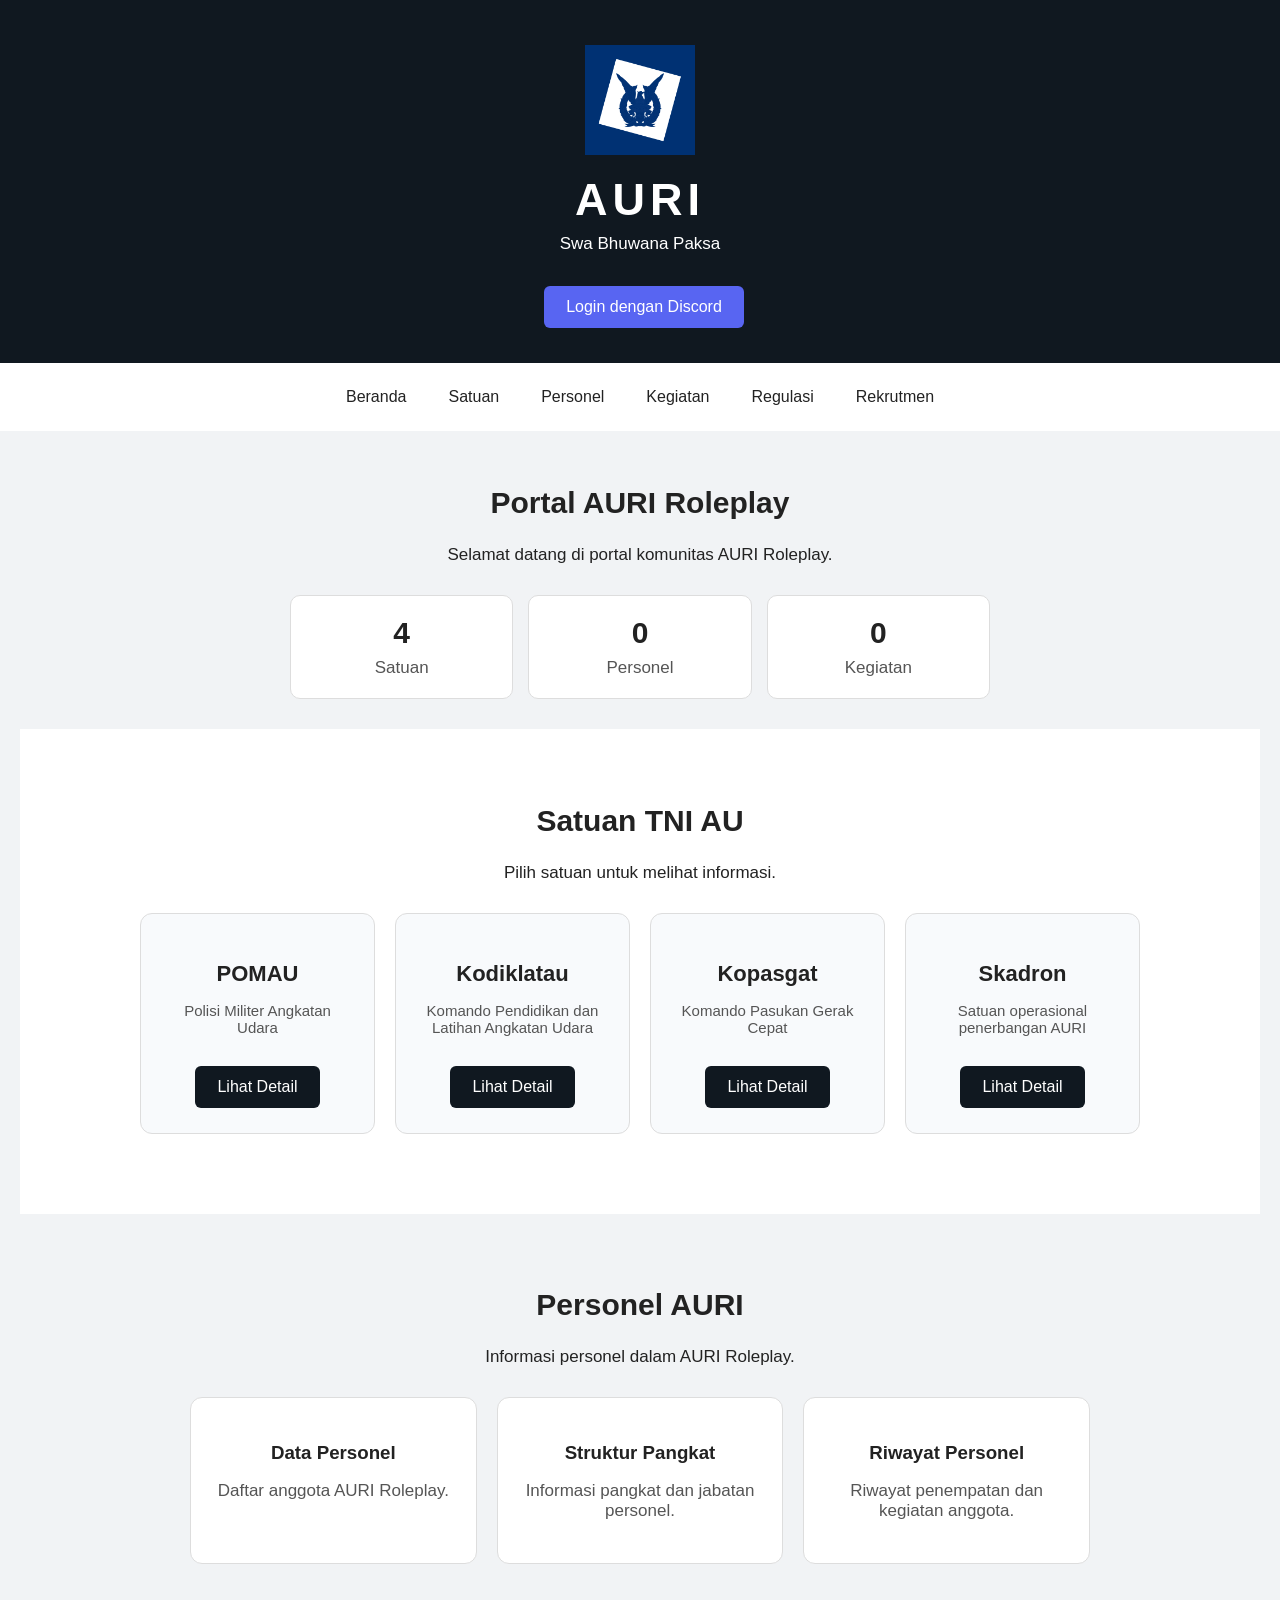
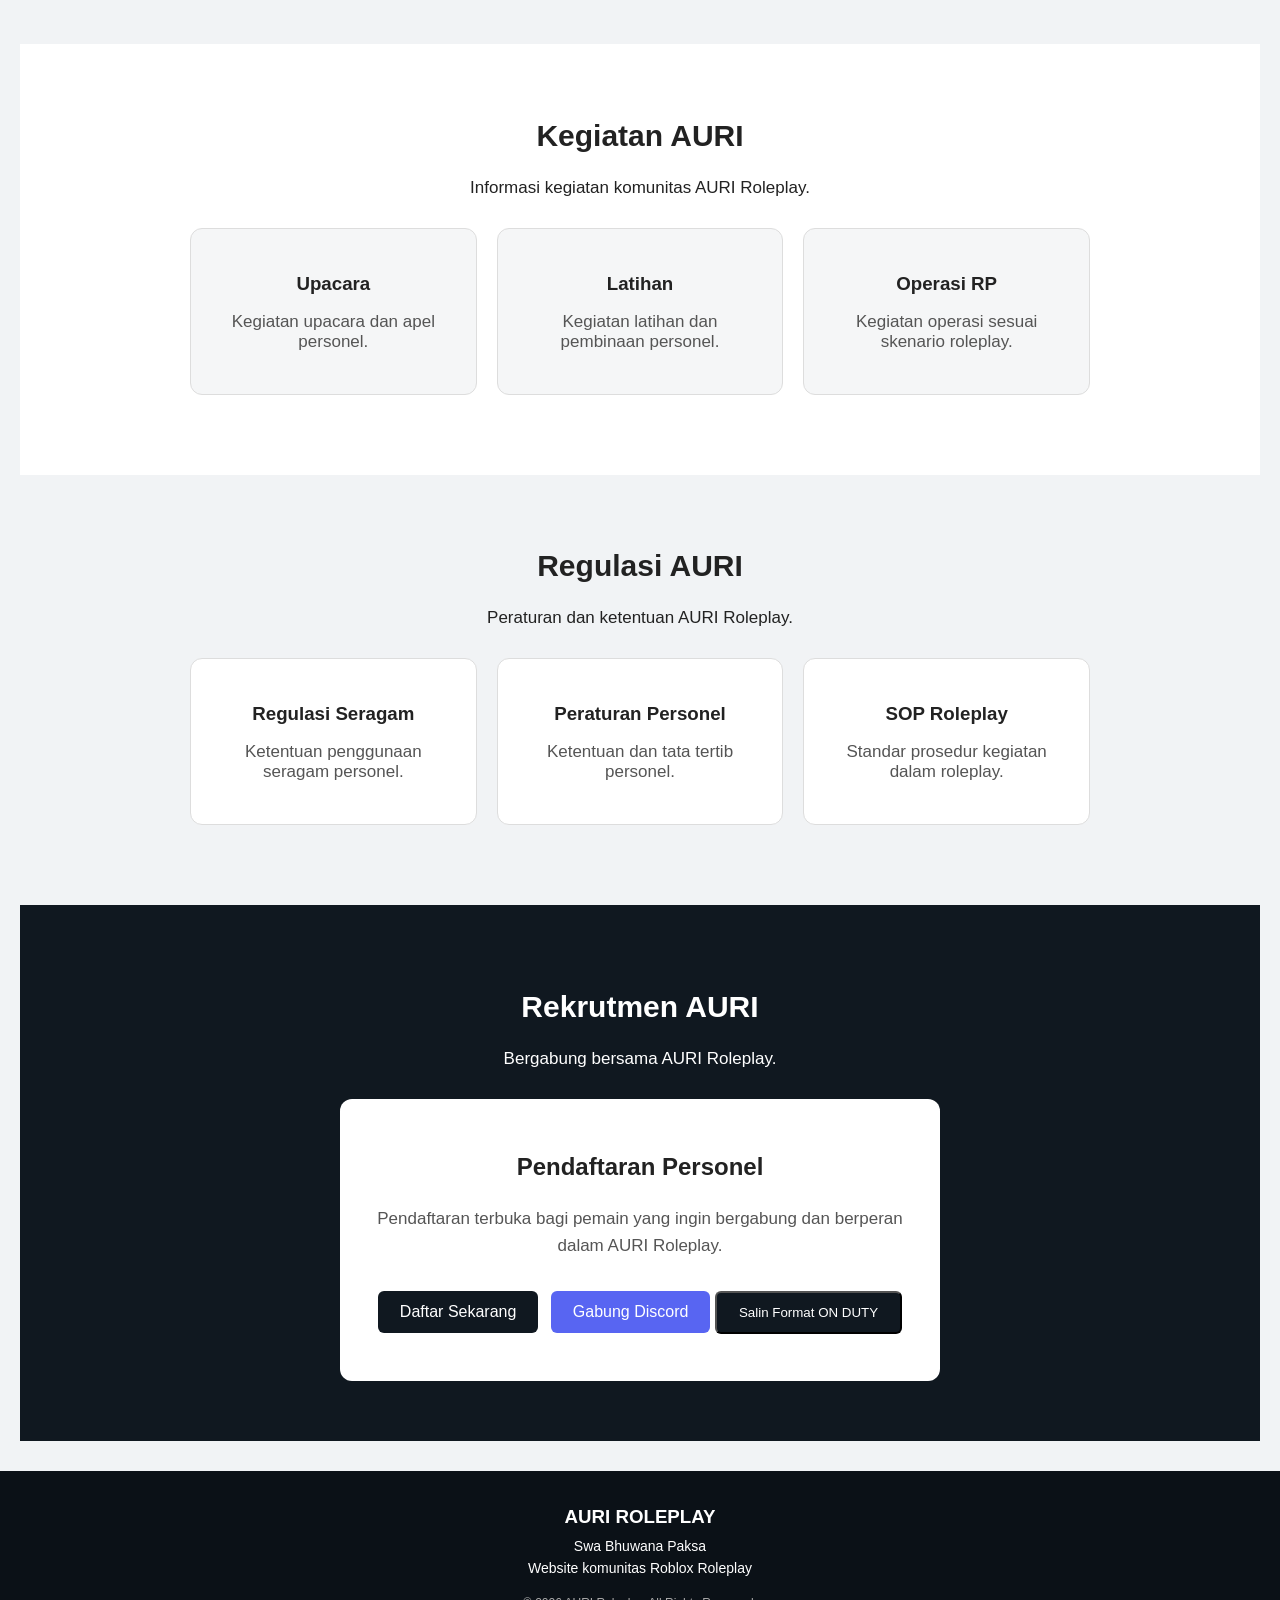
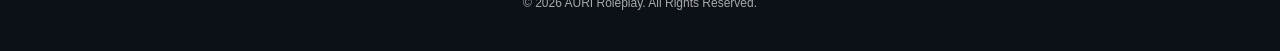
<file: index.html>
<!DOCTYPE html>
<html lang="id">

<head>
    <meta charset="UTF-8">
    <meta name="viewport" content="width=device-width, initial-scale=1.0">
    <title>AURI | TNI Angkatan Udara</title>
    <link rel="stylesheet" href="style.css">
</head>

<body>

    <!-- HEADER -->
    <header>

        <img src="logo-auri.png" alt="Logo AURI" class="logo-auri">

        <h1>AURI</h1>

        <p>Swa Bhuwana Paksa</p>

        <!-- LOGIN DISCORD -->
        <a
            href="https://discord.com/oauth2/authorize?client_id=1551059972928962580&response_type=code&redirect_uri=https%3A%2F%2Fauriofficiall.netlify.app%2F.netlify%2Ffunctions%2Fauth&scope=identify%20guilds.members.read"
            class="btn-discord">
            Login dengan Discord
        </a>

    </header>


    <!-- NAVBAR -->
    <nav>

        <a href="#beranda">Beranda</a>

        <a href="satuan.html">Satuan</a>

        <a href="personel.html">Personel</a>

        <a href="kegiatan.html">Kegiatan</a>

        <a href="regulasi.html">Regulasi</a>

        <a href="rekrutmen.html">Rekrutmen</a>

    </nav>


    <!-- BERANDA -->
    <main id="beranda">

        <h2>Portal AURI Roleplay</h2>

        <p>
            Selamat datang di portal komunitas
            AURI Roleplay.
        </p>


        <!-- STATISTIK -->
        <div class="statistik">

            <div class="stat-card">
                <h3>4</h3>
                <p>Satuan</p>
            </div>

            <div class="stat-card">
                <h3>0</h3>
                <p>Personel</p>
            </div>

            <div class="stat-card">
                <h3>0</h3>
                <p>Kegiatan</p>
            </div>

        </div>


        <!-- SATUAN -->
        <section class="satuan" id="satuan">

            <h2>Satuan TNI AU</h2>

            <p>
                Pilih satuan untuk melihat informasi.
            </p>

            <div class="satuan-container">

                <div class="satuan-card">

                    <h3>POMAU</h3>

                    <p>
                        Polisi Militer Angkatan Udara
                    </p>

                    <a href="pomau.html" class="btn-rekrut">
                        Lihat Detail
                    </a>

                </div>


                <div class="satuan-card">

                    <h3>Kodiklatau</h3>

                    <p>
                        Komando Pendidikan dan Latihan Angkatan Udara
                    </p>

                    <a href="kodiklatau.html" class="btn-rekrut">
                        Lihat Detail
                    </a>

                </div>


                <div class="satuan-card">

                    <h3>Kopasgat</h3>

                    <p>
                        Komando Pasukan Gerak Cepat
                    </p>

                    <a href="kopasgat.html" class="btn-rekrut">
                        Lihat Detail
                    </a>

                </div>


                <div class="satuan-card">

                    <h3>Skadron</h3>

                    <p>
                        Satuan operasional penerbangan AURI
                    </p>

                    <a href="skadron.html" class="btn-rekrut">
                        Lihat Detail
                    </a>

                </div>

            </div>

        </section>


        <!-- PERSONEL -->
        <section class="personel" id="personel">

            <h2>Personel AURI</h2>

            <p>
                Informasi personel dalam AURI Roleplay.
            </p>

            <div class="personel-container">

                <div class="personel-card">

                    <h3>Data Personel</h3>

                    <p>
                        Daftar anggota AURI Roleplay.
                    </p>

                </div>


                <div class="personel-card">

                    <h3>Struktur Pangkat</h3>

                    <p>
                        Informasi pangkat dan jabatan personel.
                    </p>

                </div>


                <div class="personel-card">

                    <h3>Riwayat Personel</h3>

                    <p>
                        Riwayat penempatan dan kegiatan anggota.
                    </p>

                </div>

            </div>

        </section>


        <!-- KEGIATAN -->
        <section class="kegiatan" id="kegiatan">

            <h2>Kegiatan AURI</h2>

            <p>
                Informasi kegiatan komunitas AURI Roleplay.
            </p>

            <div class="kegiatan-container">

                <div class="kegiatan-card">

                    <h3>Upacara</h3>

                    <p>
                        Kegiatan upacara dan apel personel.
                    </p>

                </div>


                <div class="kegiatan-card">

                    <h3>Latihan</h3>

                    <p>
                        Kegiatan latihan dan pembinaan personel.
                    </p>

                </div>


                <div class="kegiatan-card">

                    <h3>Operasi RP</h3>

                    <p>
                        Kegiatan operasi sesuai skenario roleplay.
                    </p>

                </div>

            </div>

        </section>


        <!-- REGULASI -->
        <section class="regulasi" id="regulasi">

            <h2>Regulasi AURI</h2>

            <p>
                Peraturan dan ketentuan AURI Roleplay.
            </p>

            <div class="regulasi-container">

                <div class="regulasi-card">

                    <h3>Regulasi Seragam</h3>

                    <p>
                        Ketentuan penggunaan seragam personel.
                    </p>

                </div>


                <div class="regulasi-card">

                    <h3>Peraturan Personel</h3>

                    <p>
                        Ketentuan dan tata tertib personel.
                    </p>

                </div>


                <div class="regulasi-card">

                    <h3>SOP Roleplay</h3>

                    <p>
                        Standar prosedur kegiatan dalam roleplay.
                    </p>

                </div>

            </div>

        </section>


        <!-- REKRUTMEN -->
        <section class="rekrutmen" id="rekrutmen">

            <h2>Rekrutmen AURI</h2>

            <p>
                Bergabung bersama AURI Roleplay.
            </p>


            <div class="rekrutmen-box">

                <h3>Pendaftaran Personel</h3>

                <p>
                    Pendaftaran terbuka bagi pemain yang ingin
                    bergabung dan berperan dalam AURI Roleplay.
                </p>


                <!-- TOMBOL REKRUTMEN -->
                <a href="rekrutmen.html" class="btn-rekrut">
                    Daftar Sekarang
                </a>


                <!-- TOMBOL DISCORD -->
                <a
                    href="https://discord.com/invite/cUJjBdkvV"
                    class="btn-discord"
                    target="_blank"
                    rel="noopener">
                    Gabung Discord
                </a>


                <!-- SALIN FORMAT -->
                <button
                    type="button"
                    class="btn-rekrut"
                    onclick="salinFormat()">
                    Salin Format ON DUTY
                </button>


                <p id="status-salin"></p>

            </div>

        </section>

    </main>


    <!-- FOOTER -->
    <footer>

        <h3>AURI ROLEPLAY</h3>

        <p>Swa Bhuwana Paksa</p>

        <p>
            Website komunitas Roblox Roleplay
        </p>

        <p class="copyright">
            © 2026 AURI Roleplay. All Rights Reserved.
        </p>

    </footer>


    <script src="script.js"></script>

</body>

    </html>
</file>
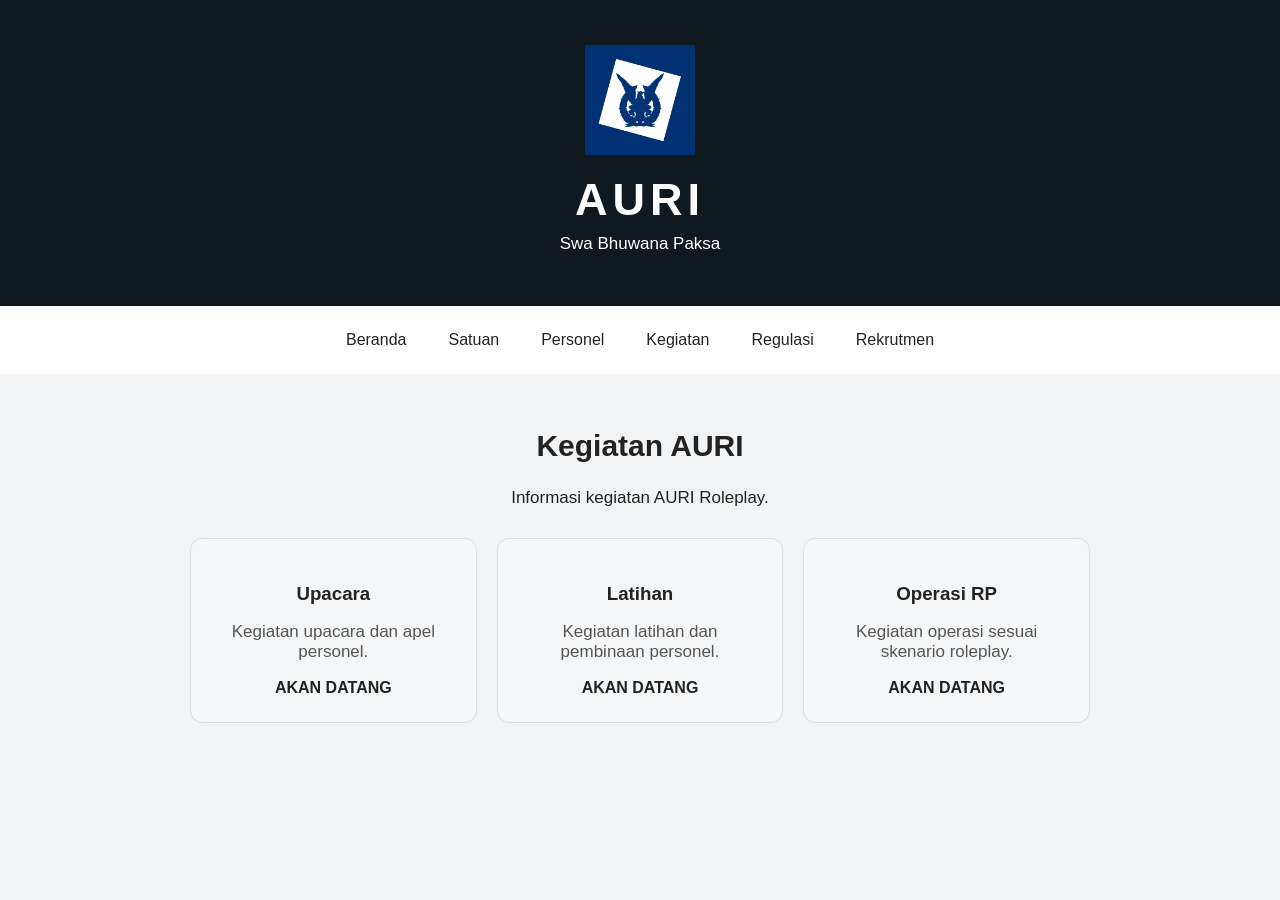
<file: kegiatan.html>
<!DOCTYPE html>
<html lang="id">

<head>
    <meta charset="UTF-8">
    <meta name="viewport" content="width=device-width, initial-scale=1.0">

    <title>Kegiatan | AURI Roleplay</title>

    <link rel="stylesheet" href="style.css">
</head>

<body>

<header>

    <img src="logo-auri.png" alt="Logo AURI" class="logo-auri">

    <h1>AURI</h1>

    <p>Swa Bhuwana Paksa</p>

</header>

<nav>
    <a href="index.html">Beranda</a>
    <a href="satuan.html">Satuan</a>
    <a href="personel.html">Personel</a>
    <a href="kegiatan.html">Kegiatan</a>
    <a href="regulasi.html">Regulasi</a>
    <a href="rekrutmen.html">Rekrutmen</a>
</nav>

<main>

    <h2>Kegiatan AURI</h2>

    <p>Informasi kegiatan AURI Roleplay.</p>

    <div class="kegiatan-container">

        <div class="kegiatan-card">
            <h3>Upacara</h3>
            <p>Kegiatan upacara dan apel personel.</p>
            <strong>AKAN DATANG</strong>
        </div>

        <div class="kegiatan-card">
            <h3>Latihan</h3>
            <p>Kegiatan latihan dan pembinaan personel.</p>
            <strong>AKAN DATANG</strong>
        </div>

        <div class="kegiatan-card">
            <h3>Operasi RP</h3>
            <p>Kegiatan operasi sesuai skenario roleplay.</p>
            <strong>AKAN DATANG</strong>
        </div>

    </div>

</main>

</body>
</html>
</file>
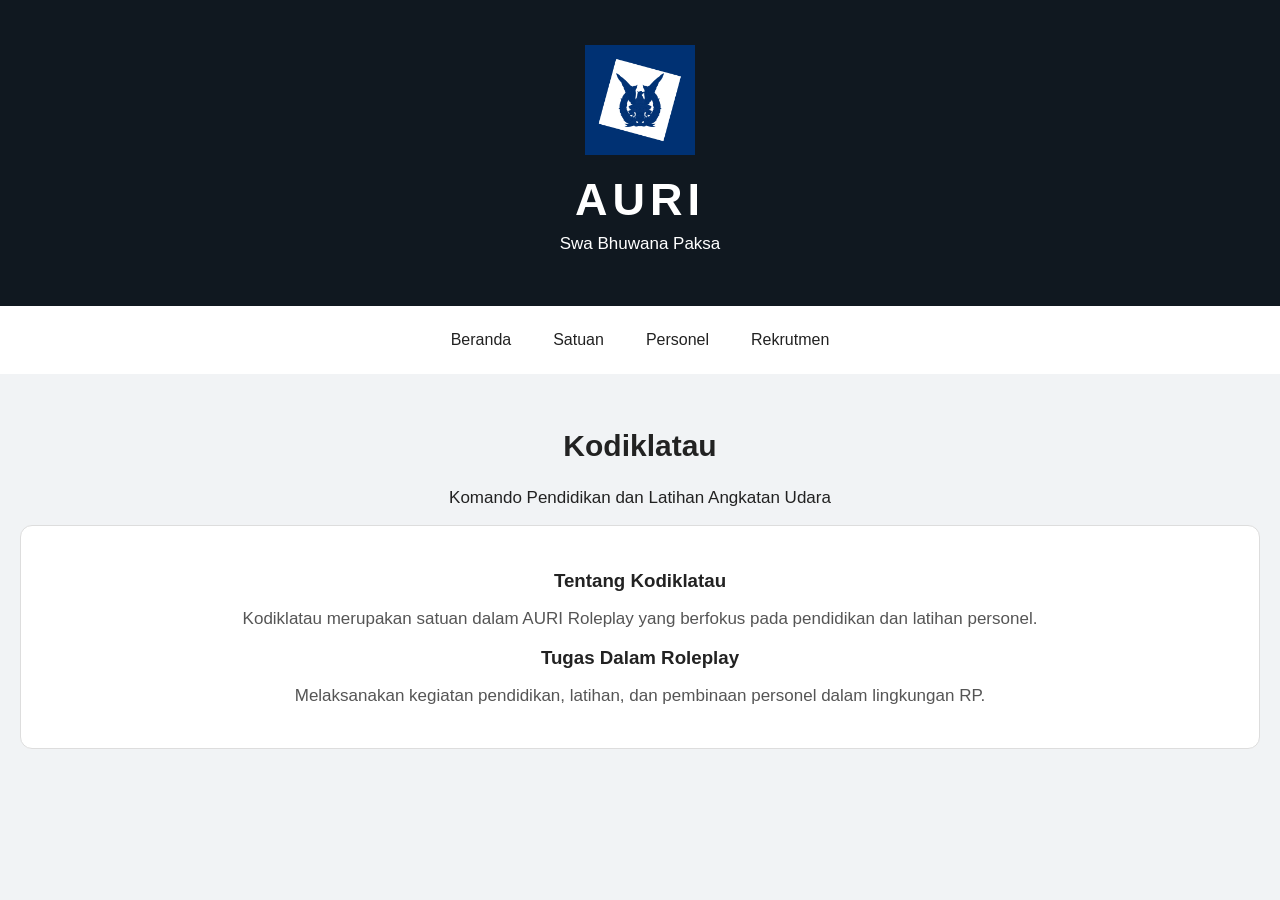
<file: kodiklatau.html>
<!DOCTYPE html>
<html lang="id">

<head>
    <meta charset="UTF-8">
    <meta name="viewport" content="width=device-width, initial-scale=1.0">
    <title>Kodiklatau | AURI Roleplay</title>
    <link rel="stylesheet" href="style.css">
</head>

<body>

<header>
    <img src="logo-auri.png" alt="Logo AURI" class="logo-auri">
    <h1>AURI</h1>
    <p>Swa Bhuwana Paksa</p>
</header>

<nav>
    <a href="index.html">Beranda</a>
    <a href="satuan.html">Satuan</a>
    <a href="personel.html">Personel</a>
    <a href="rekrutmen.html">Rekrutmen</a>
</nav>

<main>

    <h2>Kodiklatau</h2>
    <p>Komando Pendidikan dan Latihan Angkatan Udara</p>

    <div class="personel-card">

        <h3>Tentang Kodiklatau</h3>

        <p>
            Kodiklatau merupakan satuan dalam AURI Roleplay
            yang berfokus pada pendidikan dan latihan personel.
        </p>

        <h3>Tugas Dalam Roleplay</h3>

        <p>
            Melaksanakan kegiatan pendidikan, latihan,
            dan pembinaan personel dalam lingkungan RP.
        </p>

    </div>

</main>

</body>
</html>
</file>
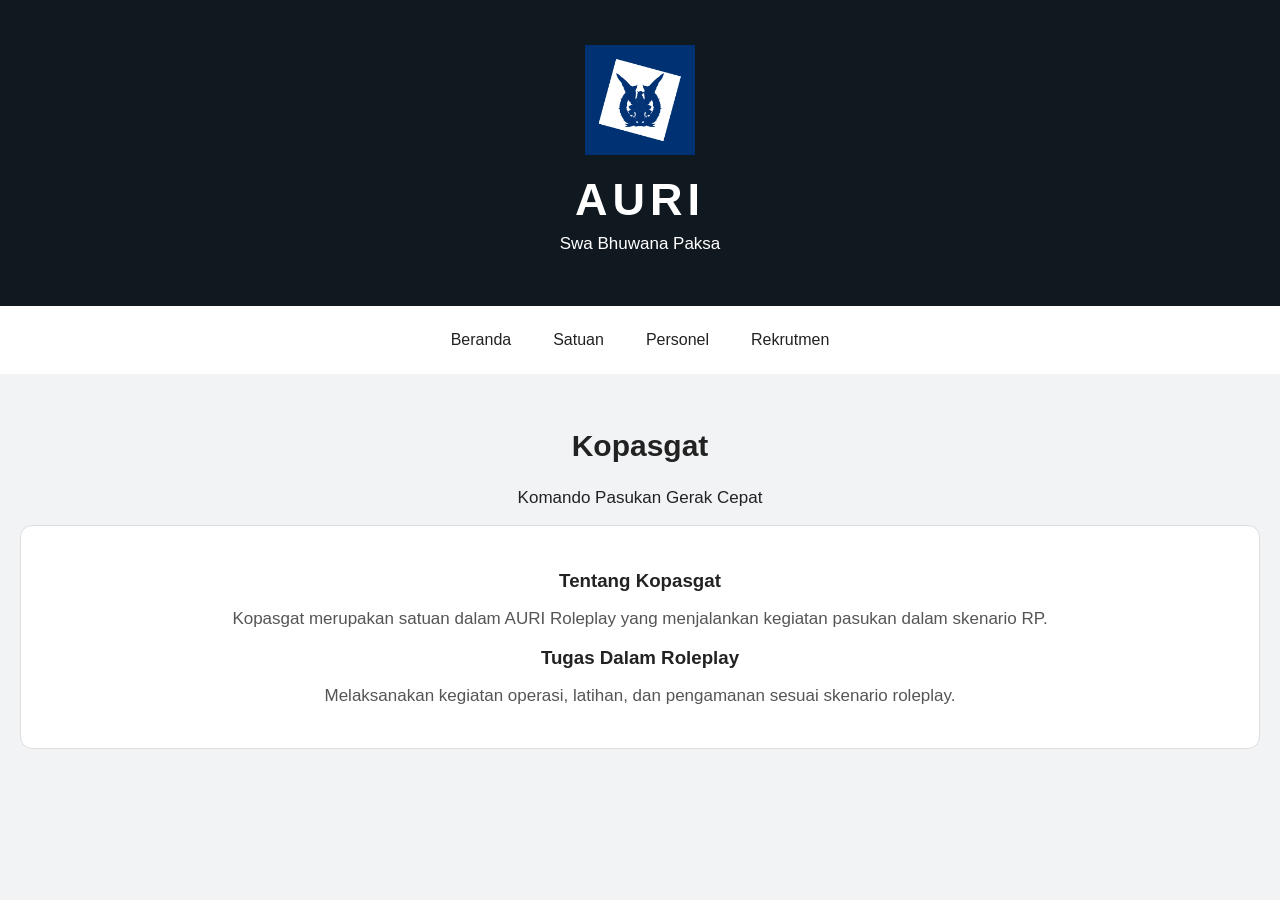
<file: kopasgat.html>
<!DOCTYPE html>
<html lang="id">

<head>
    <meta charset="UTF-8">
    <meta name="viewport" content="width=device-width, initial-scale=1.0">
    <title>Kopasgat | AURI Roleplay</title>
    <link rel="stylesheet" href="style.css">
</head>

<body>

<header>
    <img src="logo-auri.png" alt="Logo AURI" class="logo-auri">
    <h1>AURI</h1>
    <p>Swa Bhuwana Paksa</p>
</header>

<nav>
    <a href="index.html">Beranda</a>
    <a href="satuan.html">Satuan</a>
    <a href="personel.html">Personel</a>
    <a href="rekrutmen.html">Rekrutmen</a>
</nav>

<main>

    <h2>Kopasgat</h2>
    <p>Komando Pasukan Gerak Cepat</p>

    <div class="personel-card">

        <h3>Tentang Kopasgat</h3>

        <p>
            Kopasgat merupakan satuan dalam AURI Roleplay
            yang menjalankan kegiatan pasukan dalam skenario RP.
        </p>

        <h3>Tugas Dalam Roleplay</h3>

        <p>
            Melaksanakan kegiatan operasi, latihan,
            dan pengamanan sesuai skenario roleplay.
        </p>

    </div>

</main>

</body>
</html>
</file>
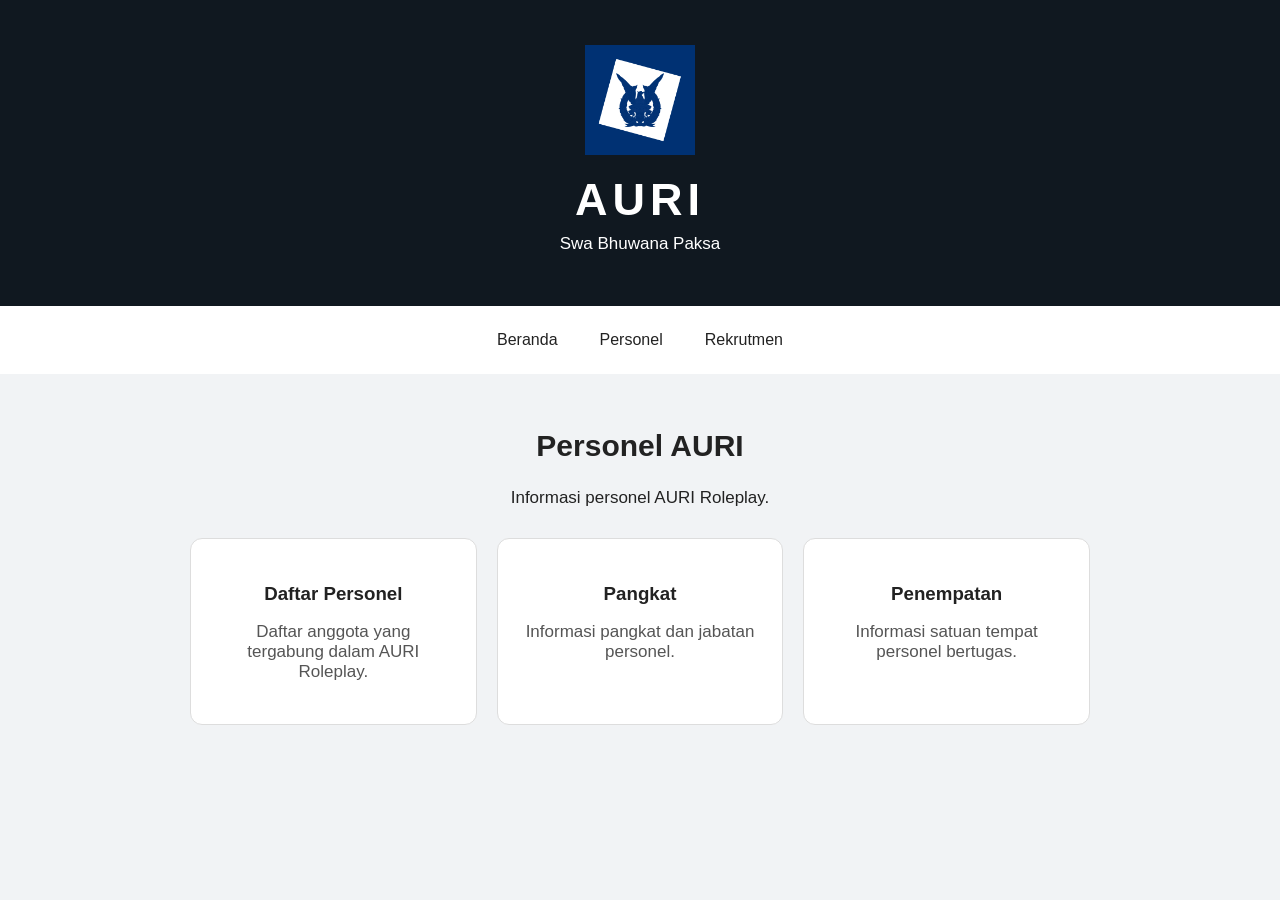
<file: personel.html>
<!DOCTYPE html>
<html lang="id">

<head>
    <meta charset="UTF-8">
    <meta name="viewport" content="width=device-width, initial-scale=1.0">

    <title>Personel | AURI Roleplay</title>

    <link rel="stylesheet" href="style.css">
</head>

<body>

    <header>

        <img src="logo-auri.png" alt="Logo AURI" class="logo-auri">

        <h1>AURI</h1>

        <p>Swa Bhuwana Paksa</p>

    </header>

    <nav>
        <a href="index.html">Beranda</a>
        <a href="personel.html">Personel</a>
        <a href="rekrutmen.html">Rekrutmen</a>
    </nav>

    <main>

        <h2>Personel AURI</h2>

        <p>Informasi personel AURI Roleplay.</p>

        <div class="personel-container">

            <div class="personel-card">
                <h3>Daftar Personel</h3>
                <p>Daftar anggota yang tergabung dalam AURI Roleplay.</p>
            </div>

            <div class="personel-card">
                <h3>Pangkat</h3>
                <p>Informasi pangkat dan jabatan personel.</p>
            </div>

            <div class="personel-card">
                <h3>Penempatan</h3>
                <p>Informasi satuan tempat personel bertugas.</p>
            </div>

        </div>

    </main>

</body>
</html>
</file>
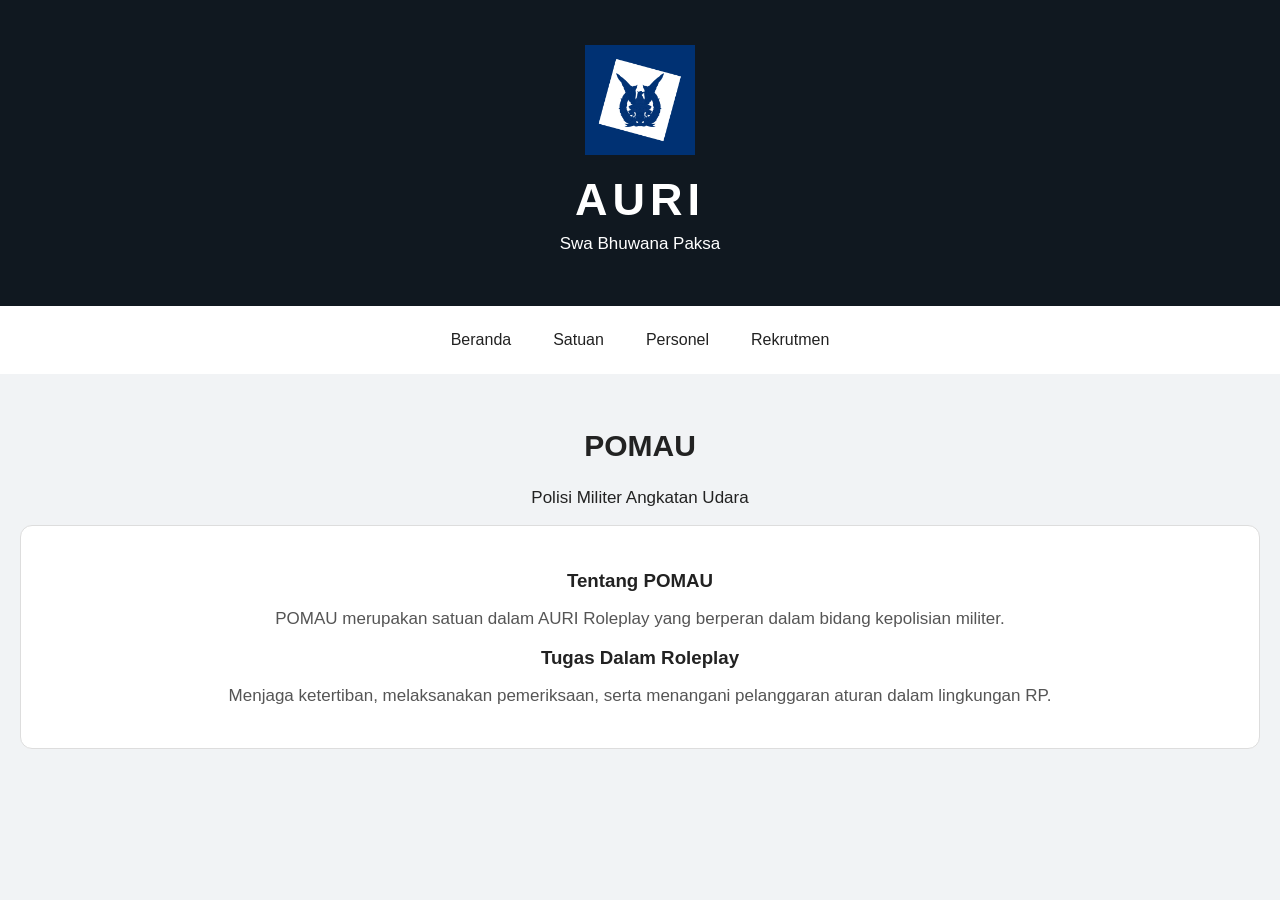
<file: pomau.html>
<!DOCTYPE html>
<html lang="id">

<head>
    <meta charset="UTF-8">
    <meta name="viewport" content="width=device-width, initial-scale=1.0">

    <title>POMAU | AURI Roleplay</title>

    <link rel="stylesheet" href="style.css">
</head>

<body>

    <header>

        <img src="logo-auri.png" alt="Logo AURI" class="logo-auri">

        <h1>AURI</h1>

        <p>Swa Bhuwana Paksa</p>

    </header>

    <nav>
        <a href="index.html">Beranda</a>
        <a href="satuan.html">Satuan</a>
        <a href="personel.html">Personel</a>
        <a href="rekrutmen.html">Rekrutmen</a>
    </nav>

    <main>

        <h2>POMAU</h2>

        <p>Polisi Militer Angkatan Udara</p>

        <div class="personel-card">

            <h3>Tentang POMAU</h3>

            <p>
                POMAU merupakan satuan dalam AURI Roleplay
                yang berperan dalam bidang kepolisian militer.
            </p>

            <h3>Tugas Dalam Roleplay</h3>

            <p>
                Menjaga ketertiban, melaksanakan pemeriksaan,
                serta menangani pelanggaran aturan dalam lingkungan RP.
            </p>

        </div>

    </main>

</body>
</html>
</file>
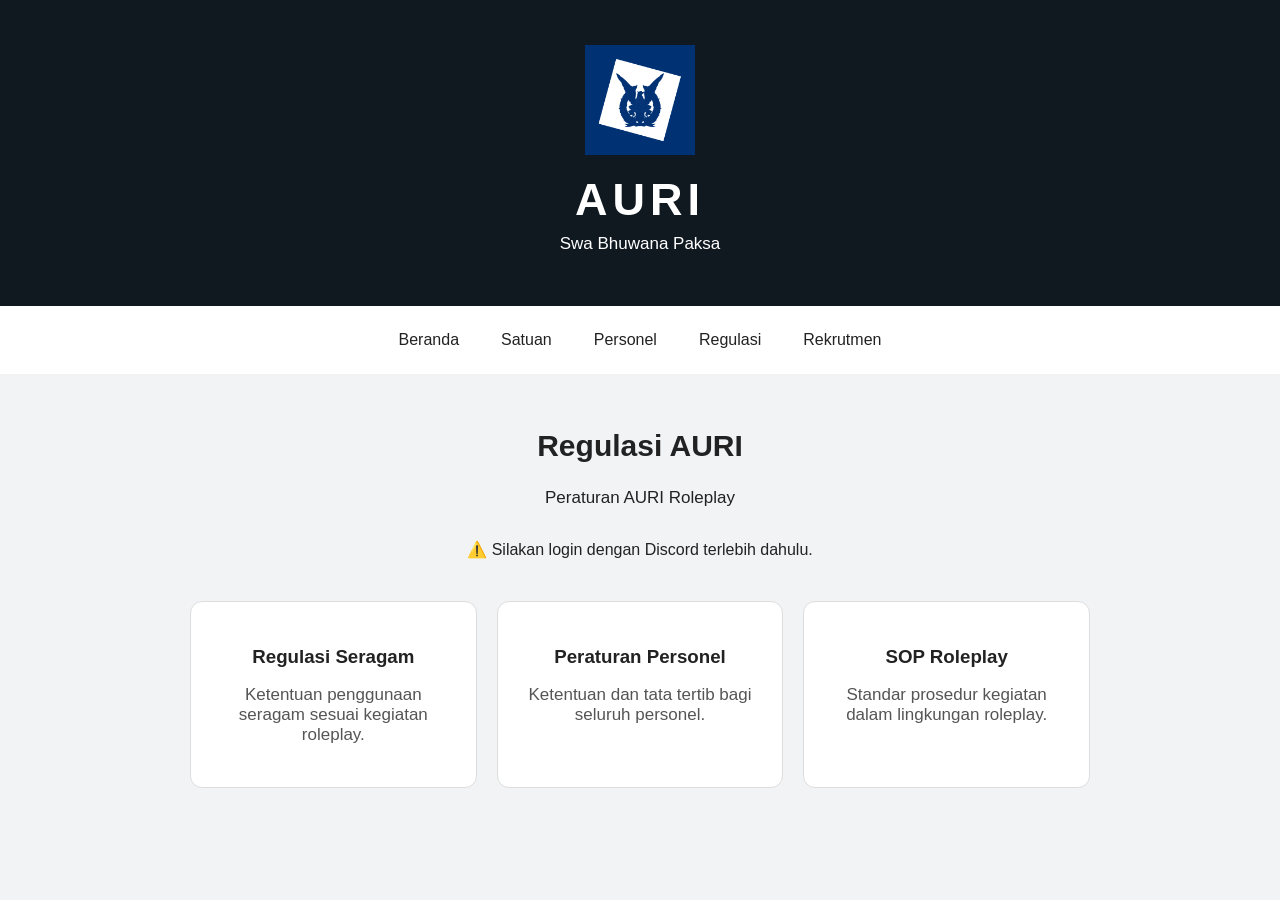
<file: regulasi.html>
<!DOCTYPE html>
<html lang="id">

<head>
    <meta charset="UTF-8">
    <meta name="viewport" content="width=device-width, initial-scale=1.0">

    <title>Regulasi | AURI Roleplay</title>

    <link rel="stylesheet" href="style.css">
</head>

<body>

<header>

    <img src="logo-auri.png" alt="Logo AURI" class="logo-auri">

    <h1>AURI</h1>

    <p>Swa Bhuwana Paksa</p>

</header>


<nav>
    <a href="index.html">Beranda</a>
    <a href="satuan.html">Satuan</a>
    <a href="personel.html">Personel</a>
    <a href="regulasi.html">Regulasi</a>
    <a href="rekrutmen.html">Rekrutmen</a>
</nav>


<main>

    <h2>Regulasi AURI</h2>

    <p>Peraturan AURI Roleplay</p>


    <!-- STATUS AKSES -->

    <div
        id="status-akses"
        style="
            margin: 20px 0;
            padding: 12px;
            border-radius: 10px;
            text-align: center;
        ">
    </div>


    <!-- REGULASI -->

    <div class="regulasi-container">


        <!-- REGULASI SERAGAM -->

        <div class="regulasi-card">

            <h3>Regulasi Seragam</h3>

            <p>
                Ketentuan penggunaan seragam
                sesuai kegiatan roleplay.
            </p>

        </div>


        <!-- PERATURAN PERSONEL -->

        <div class="regulasi-card">

            <h3>Peraturan Personel</h3>

            <p>
                Ketentuan dan tata tertib
                bagi seluruh personel.
            </p>

        </div>


        <!-- SOP ROLEPLAY -->

        <div class="regulasi-card">

            <h3>SOP Roleplay</h3>

            <p>
                Standar prosedur kegiatan
                dalam lingkungan roleplay.
            </p>

        </div>


    </div>

</main>


<script>

    // ========================================
    // CEK AKSES DISCORD
    // ========================================

    const akses =
        localStorage.getItem("discord_akses");

    const username =
        localStorage.getItem("discord_username");

    const jabatan =
        localStorage.getItem("discord_jabatan");


    // ========================================
    // ROLE PENGELOLA
    // ========================================

    const rolePengelola = [
        "admin",
        "panglima",
        "wapang",
        "ksau",
        "wakasau"
    ];


    // ========================================
    // STATUS AKSES
    // ========================================

    const status =
        document.getElementById("status-akses");


    if (!username) {

        status.innerHTML =
            "⚠️ Silakan login dengan Discord terlebih dahulu.";

    } else if (rolePengelola.includes(akses)) {

        status.innerHTML =
            "<strong>✓ Mode Pengelola</strong><br>" +
            "Login sebagai: " +
            username +
            "<br>" +
            "Jabatan: " +
            jabatan;

    } else {

        status.innerHTML =
            "<strong>✓ Mode Anggota</strong><br>" +
            "Login sebagai: " +
            username +
            "<br>" +
            "Jabatan: " +
            jabatan +
            "<br><br>" +
            "Kamu dapat melihat regulasi, tetapi tidak dapat mengelolanya.";

    }

</script>


</body>

</html>
</file>
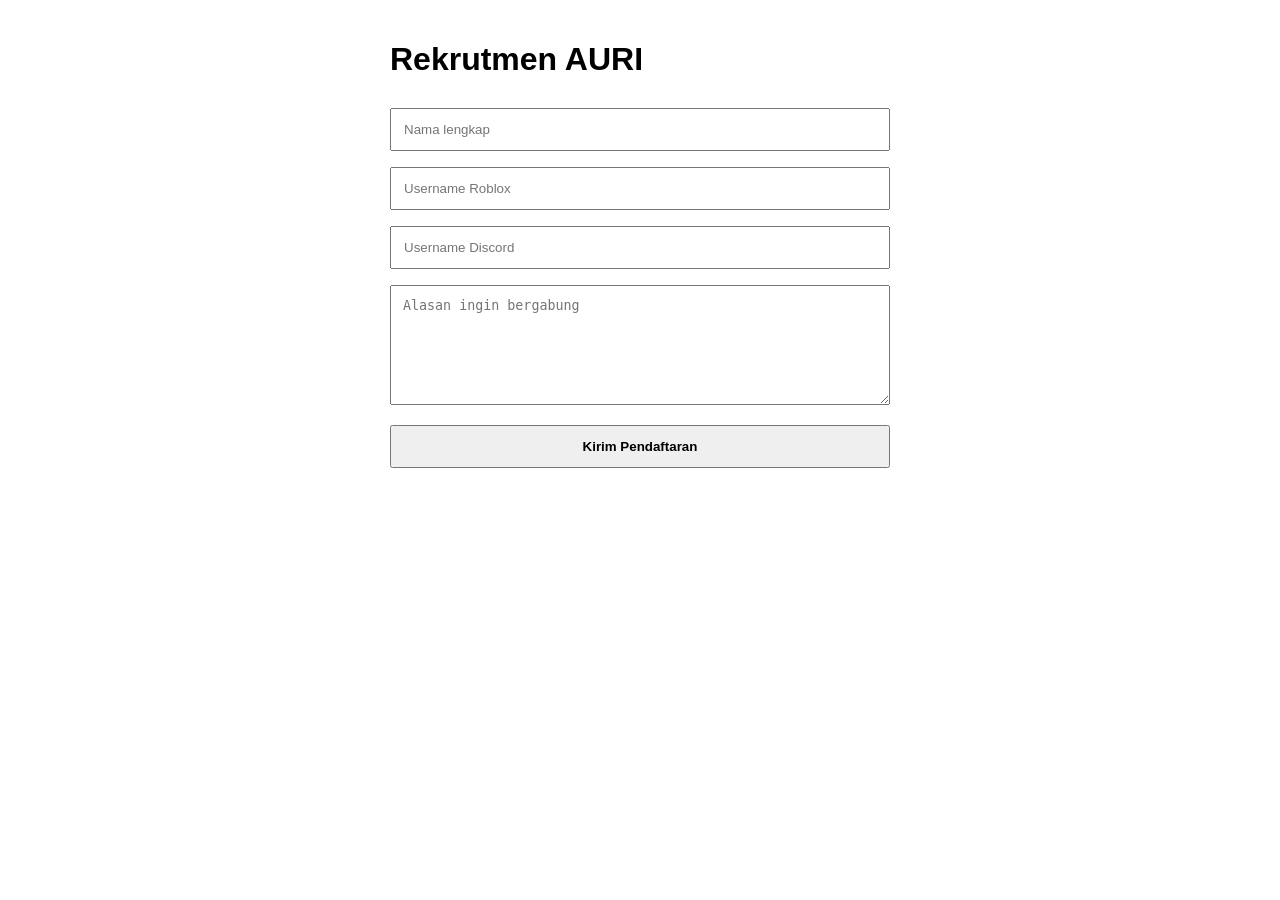
<file: rekrutmen.html>
<!DOCTYPE html>
<html lang="id">
<head>
  <meta charset="UTF-8">
  <meta name="viewport" content="width=device-width, initial-scale=1.0">
  <title>Rekrutmen AURI</title>

  <style>
    body {
      font-family: Arial, sans-serif;
      margin: 0;
      padding: 20px;
    }

    .form-container {
      max-width: 500px;
      margin: auto;
    }

    input, textarea, button {
      width: 100%;
      box-sizing: border-box;
      padding: 12px;
      margin: 8px 0;
    }

    textarea {
      min-height: 120px;
      resize: vertical;
    }

    button {
      cursor: pointer;
      font-weight: bold;
    }
  </style>
</head>

<body>

  <div class="form-container">
    <h1>Rekrutmen AURI</h1>

    <form id="rekrutmenForm">

      <input
        type="text"
        id="nama"
        placeholder="Nama lengkap"
        required
      >

      <input
        type="text"
        id="roblox"
        placeholder="Username Roblox"
        required
      >

      <input
        type="text"
        id="discord"
        placeholder="Username Discord"
        required
      >

      <textarea
        id="alasan"
        placeholder="Alasan ingin bergabung"
        required
      ></textarea>

      <button type="submit">
        Kirim Pendaftaran
      </button>

    </form>
  </div>

  <script>
    const WEBHOOK_URL = "https://discord.com/api/webhooks/1550900442299367550/8gwhYyu_9msE65Og6Bi-DizrGMjDJs0kflMaVJCyFXfPSNc0bFrJJR5eo2wTcEMwoWcs";

    document.getElementById("rekrutmenForm").addEventListener("submit", async function(event) {
      event.preventDefault();

      const nama = document.getElementById("nama").value;
      const roblox = document.getElementById("roblox").value;
      const discord = document.getElementById("discord").value;
      const alasan = document.getElementById("alasan").value;

      const data = {
        embeds: [{
          title: "📋 PENDAFTARAN BARU AURI",
          fields: [
            {
              name: "Nama",
              value: nama
            },
            {
              name: "Username Roblox",
              value: roblox
            },
            {
              name: "Discord",
              value: discord
            },
            {
              name: "Alasan",
              value: alasan
            }
          ]
        }]
      };

      try {
        const response = await fetch(WEBHOOK_URL, {
          method: "POST",
          headers: {
            "Content-Type": "application/json"
          },
          body: JSON.stringify(data)
        });

        if (response.ok) {
          alert("✅ Pendaftaran berhasil dikirim!");
          document.getElementById("rekrutmenForm").reset();
        } else {
          alert("❌ Pendaftaran gagal dikirim.");
        }

      } catch (error) {
        alert("❌ Terjadi kesalahan.");
      }
    });
  </script>

</body>
</file>
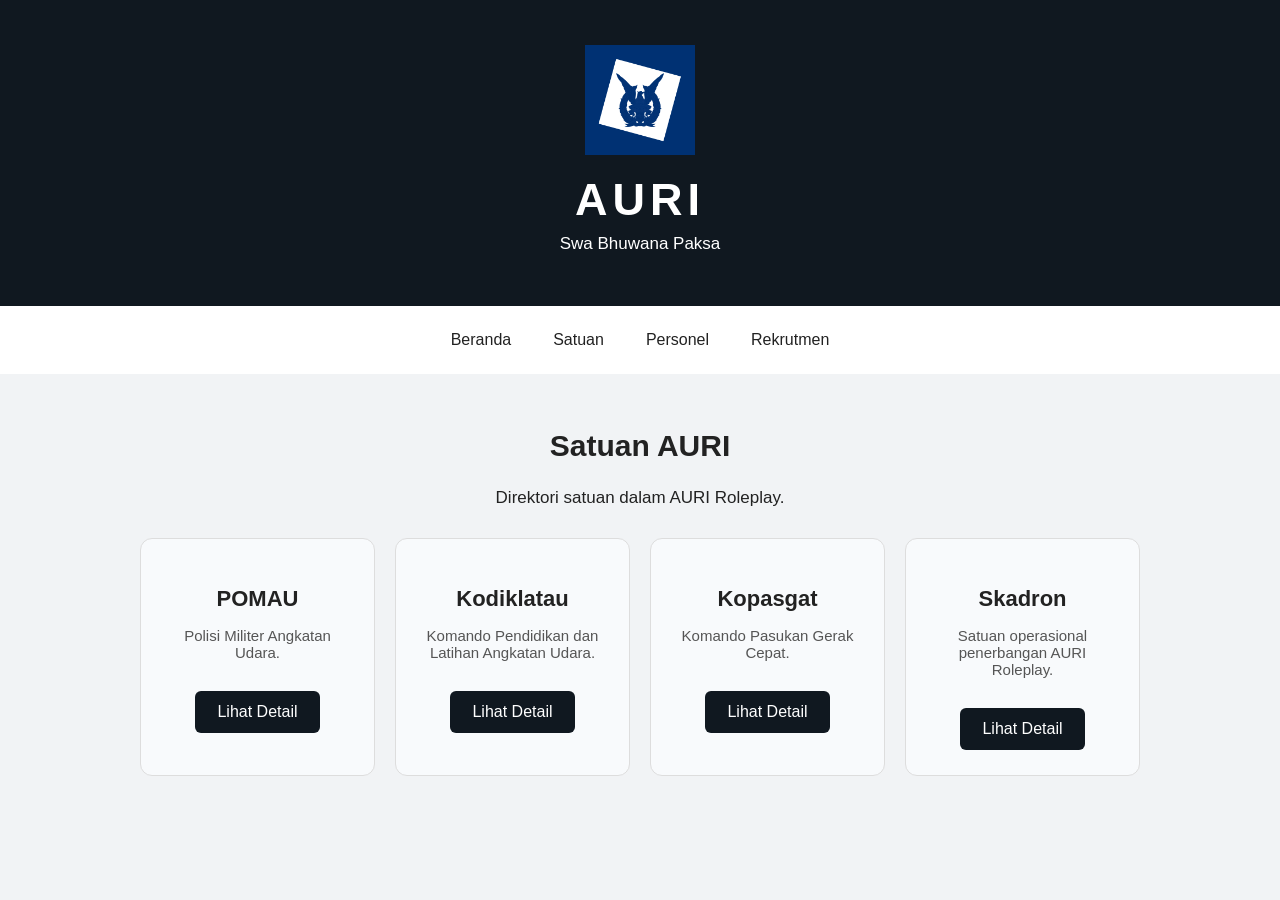
<file: satuan.html>
<!DOCTYPE html>
<html lang="id">

<head>
    <meta charset="UTF-8">
    <meta name="viewport" content="width=device-width, initial-scale=1.0">

    <title>Satuan | AURI Roleplay</title>

    <link rel="stylesheet" href="style.css">
</head>

<body>

    <header>

        <img src="logo-auri.png" alt="Logo AURI" class="logo-auri">

        <h1>AURI</h1>

        <p>Swa Bhuwana Paksa</p>

    </header>

    <nav>
        <a href="index.html">Beranda</a>
        <a href="satuan.html">Satuan</a>
        <a href="personel.html">Personel</a>
        <a href="rekrutmen.html">Rekrutmen</a>
    </nav>

    <main>

        <h2>Satuan AURI</h2>

        <p>Direktori satuan dalam AURI Roleplay.</p>

        <div class="satuan-container">

            <div class="satuan-card">
    <h3>POMAU</h3>
    <p>Polisi Militer Angkatan Udara.</p>
    <a href="pomau.html" class="btn-rekrut">Lihat Detail</a>
</div>

            <div class="satuan-card">
                <h3>Kodiklatau</h3>
                <p>Komando Pendidikan dan Latihan Angkatan Udara.</p><a href="kodiklatau.html" class="btn-rekrut">Lihat Detail</a>
            </div>

            <div class="satuan-card">
                <h3>Kopasgat</h3>
                <p>Komando Pasukan Gerak Cepat.</p><a href="kopasgat.html" class="btn-rekrut">Lihat Detail</a>
            </div>

            <div class="satuan-card">
                <h3>Skadron</h3>
                <p>Satuan operasional penerbangan AURI Roleplay.</p><a href="skadron.html" class="btn-rekrut">Lihat Detail</a>
            </div>

        </div>

    </main>

</body>
</html>
</file>
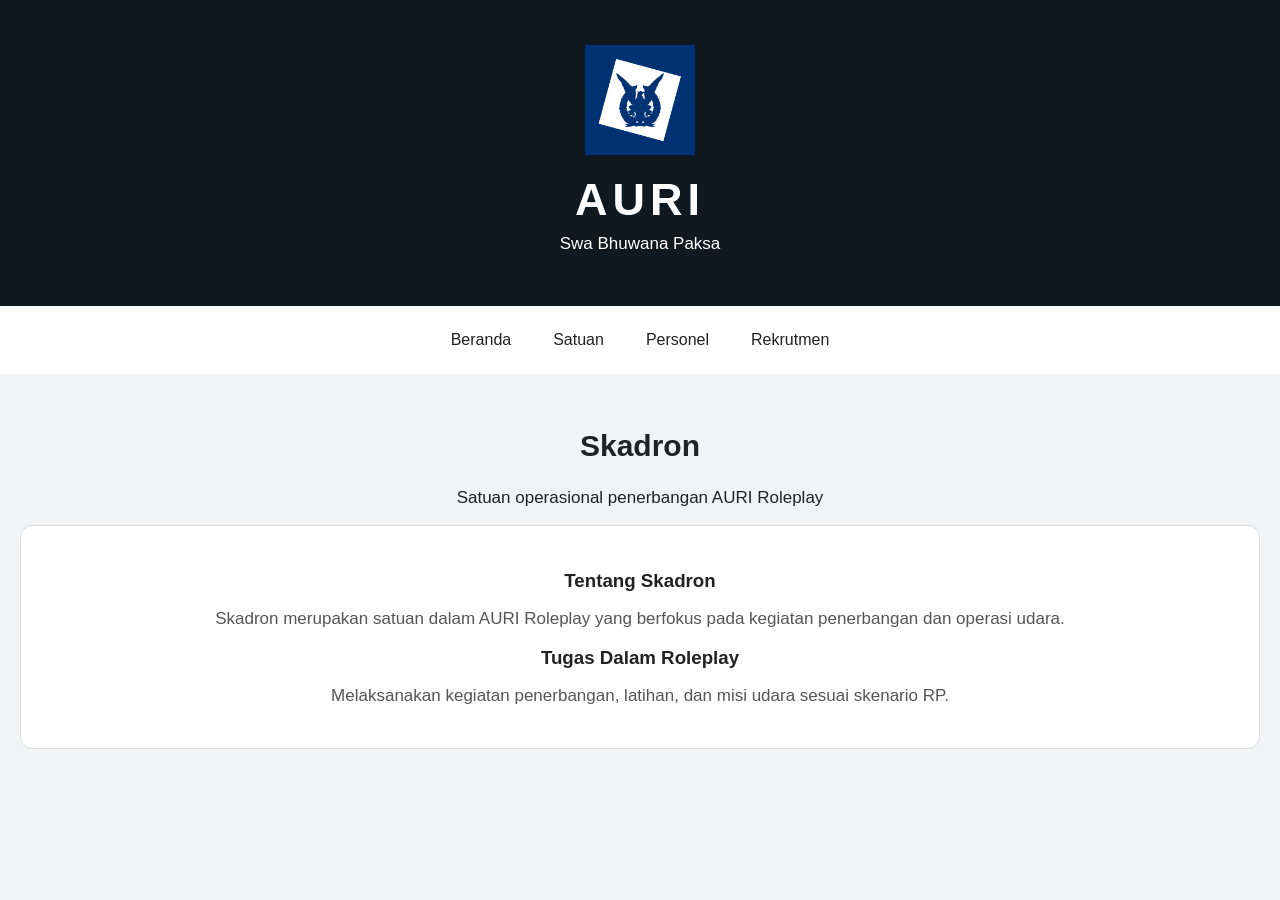
<file: skadron.html>
<!DOCTYPE html>
<html lang="id">

<head>
    <meta charset="UTF-8">
    <meta name="viewport" content="width=device-width, initial-scale=1.0">
    <title>Skadron | AURI Roleplay</title>
    <link rel="stylesheet" href="style.css">
</head>

<body>

<header>
    <img src="logo-auri.png" alt="Logo AURI" class="logo-auri">
    <h1>AURI</h1>
    <p>Swa Bhuwana Paksa</p>
</header>

<nav>
    <a href="index.html">Beranda</a>
    <a href="satuan.html">Satuan</a>
    <a href="personel.html">Personel</a>
    <a href="rekrutmen.html">Rekrutmen</a>
</nav>

<main>

    <h2>Skadron</h2>
    <p>Satuan operasional penerbangan AURI Roleplay</p>

    <div class="personel-card">

        <h3>Tentang Skadron</h3>

        <p>
            Skadron merupakan satuan dalam AURI Roleplay
            yang berfokus pada kegiatan penerbangan dan operasi udara.
        </p>

        <h3>Tugas Dalam Roleplay</h3>

        <p>
            Melaksanakan kegiatan penerbangan,
            latihan, dan misi udara sesuai skenario RP.
        </p>

    </div>

</main>

</body>
</html>
</file>
<file: style.css>
* {
    box-sizing: border-box;
}

body {
    margin: 0;
    font-family: Arial, sans-serif;
    background: #f1f3f5;
    color: #222;
}


/* HEADER */

header {
    text-align: center;
    padding: 45px 20px 35px;
    background: #101820;
    color: white;
}

header h1 {
    font-size: 45px;
    margin: 0;
    letter-spacing: 5px;
}

header p {
    font-size: 17px;
    margin-top: 8px;
}

.logo-auri {
    width: 110px;
    height: 110px;
    object-fit: contain;
    margin-bottom: 15px;
}


/* NAVBAR */

nav {
    display: flex;
    justify-content: center;
    gap: 10px;
    padding: 15px;
    background: white;
    flex-wrap: wrap;
}

nav a {
    text-decoration: none;
    color: #222 !important;
    padding: 10px 16px;
    border-radius: 6px;
}

nav a:hover {
    background: #e5e7eb;
}


/* MAIN */

main {
    text-align: center;
    padding: 30px 20px;
}

main h2 {
    font-size: 30px;
}

main p {
    font-size: 17px;
}


/* SATUAN */

.satuan {
    padding: 50px 20px;
    background: white;
    text-align: center;
}

.satuan-container {
    display: grid;
    grid-template-columns: repeat(auto-fit, minmax(220px, 1fr));
    gap: 20px;
    max-width: 1000px;
    margin: 30px auto;
}

.satuan-card {
    background: #f8fafc;
    border: 1px solid #ddd;
    border-radius: 12px;
    padding: 25px;
}

.satuan-card h3 {
    font-size: 22px;
    margin-bottom: 10px;
    color: #222;
}

.satuan-card p {
    font-size: 15px;
    color: #555;
}


/* PERSONEL */

.personel {
    padding: 50px 20px;
    text-align: center;
    background: #f1f3f5;
}

.personel-container {
    display: grid;
    grid-template-columns: repeat(auto-fit, minmax(220px, 1fr));
    gap: 20px;
    max-width: 900px;
    margin: 30px auto;
}

.personel-card {
    background: white;
    border: 1px solid #ddd;
    border-radius: 12px;
    padding: 25px;
}

.personel-card h3 {
    margin-bottom: 10px;
}

.personel-card p {
    color: #555;
}


/* KEGIATAN */

.kegiatan {
    padding: 50px 20px;
    text-align: center;
    background: white;
}

.kegiatan-container {
    display: grid;
    grid-template-columns: repeat(auto-fit, minmax(220px, 1fr));
    gap: 20px;
    max-width: 900px;
    margin: 30px auto;
}

.kegiatan-card {
    background: #f5f6f7;
    border: 1px solid #ddd;
    border-radius: 12px;
    padding: 25px;
}

.kegiatan-card h3 {
    margin-bottom: 10px;
}

.kegiatan-card p {
    color: #555;
}


/* REGULASI */

.regulasi {
    padding: 50px 20px;
    text-align: center;
    background: #f1f3f5;
}

.regulasi-container {
    display: grid;
    grid-template-columns: repeat(auto-fit, minmax(220px, 1fr));
    gap: 20px;
    max-width: 900px;
    margin: 30px auto;
}

.regulasi-card {
    background: white;
    border: 1px solid #ddd;
    border-radius: 12px;
    padding: 25px;
}

.regulasi-card h3 {
    margin-bottom: 10px;
}

.regulasi-card p {
    color: #555;
}


/* REKRUTMEN */

.rekrutmen {
    padding: 60px 20px;
    text-align: center;
    background: #101820;
    color: white;
}

.rekrutmen-box {
    max-width: 600px;
    margin: 30px auto 0;
    padding: 30px;
    background: white;
    color: #222;
    border-radius: 12px;
}

.rekrutmen-box h3 {
    font-size: 24px;
}

.rekrutmen-box p {
    color: #555;
    line-height: 1.6;
}


/* TOMBOL */

.btn-rekrut {
    display: inline-block;
    margin-top: 15px;
    padding: 12px 22px;
    background: #101820;
    color: white !important;
    text-decoration: none;
    border-radius: 6px;
}

.btn-rekrut:hover {
    background: #263544;
}


/* STATISTIK */

.statistik {
    display: grid;
    grid-template-columns: repeat(3, 1fr);
    gap: 15px;
    max-width: 700px;
    margin: 30px auto;
}

.stat-card {
    background: white;
    border: 1px solid #ddd;
    border-radius: 10px;
    padding: 20px;
}

.stat-card h3 {
    font-size: 30px;
    margin: 0;
}

.stat-card p {
    margin: 8px 0 0;
    color: #555;
}


/* FORM REKRUTMEN */

form {
    max-width: 500px;
    margin: 30px auto;
    text-align: left;
}

form label {
    display: block;
    margin-top: 15px;
    margin-bottom: 6px;
    font-weight: bold;
}

form input,
form select {
    width: 100%;
    padding: 12px;
    border: 1px solid #ccc;
    border-radius: 6px;
    font-size: 15px;
}

form button {
    width: 100%;
    margin-top: 25px;
    padding: 12px;
    border: none;
    border-radius: 6px;
    background: #101820;
    color: white;
    font-size: 16px;
}


/* FOOTER */

footer {
    text-align: center;
    padding: 35px 20px;
    background: #0b1117;
    color: white;
}

footer h3 {
    margin: 0 0 10px;
}

footer p {
    margin: 6px 0;
    font-size: 14px;
}

footer .copyright {
    margin-top: 20px;
    color: #aaa;
    font-size: 12px;
}


/* MOBILE */

@media (max-width: 600px) {

    header h1 {
        font-size: 38px;
    }

    .logo-auri {
        width: 90px;
        height: 90px;
    }

    nav {
        gap: 3px;
    }

    nav a {
        font-size: 13px;
        padding: 8px 10px;
    }

    .statistik {
        grid-template-columns: 1fr;
        max-width: 300px;
    }

}
html {
    scroll-behavior: smooth;
}
.btn-discord {
    display: inline-block;
    margin-top: 15px;
    margin-left: 8px;
    padding: 12px 22px;
    background: #5865F2;
    color: white;
    text-decoration: none;
    border-radius: 6px;
}

.btn-discord:hover {
    opacity: 0.9;
}
</file>
